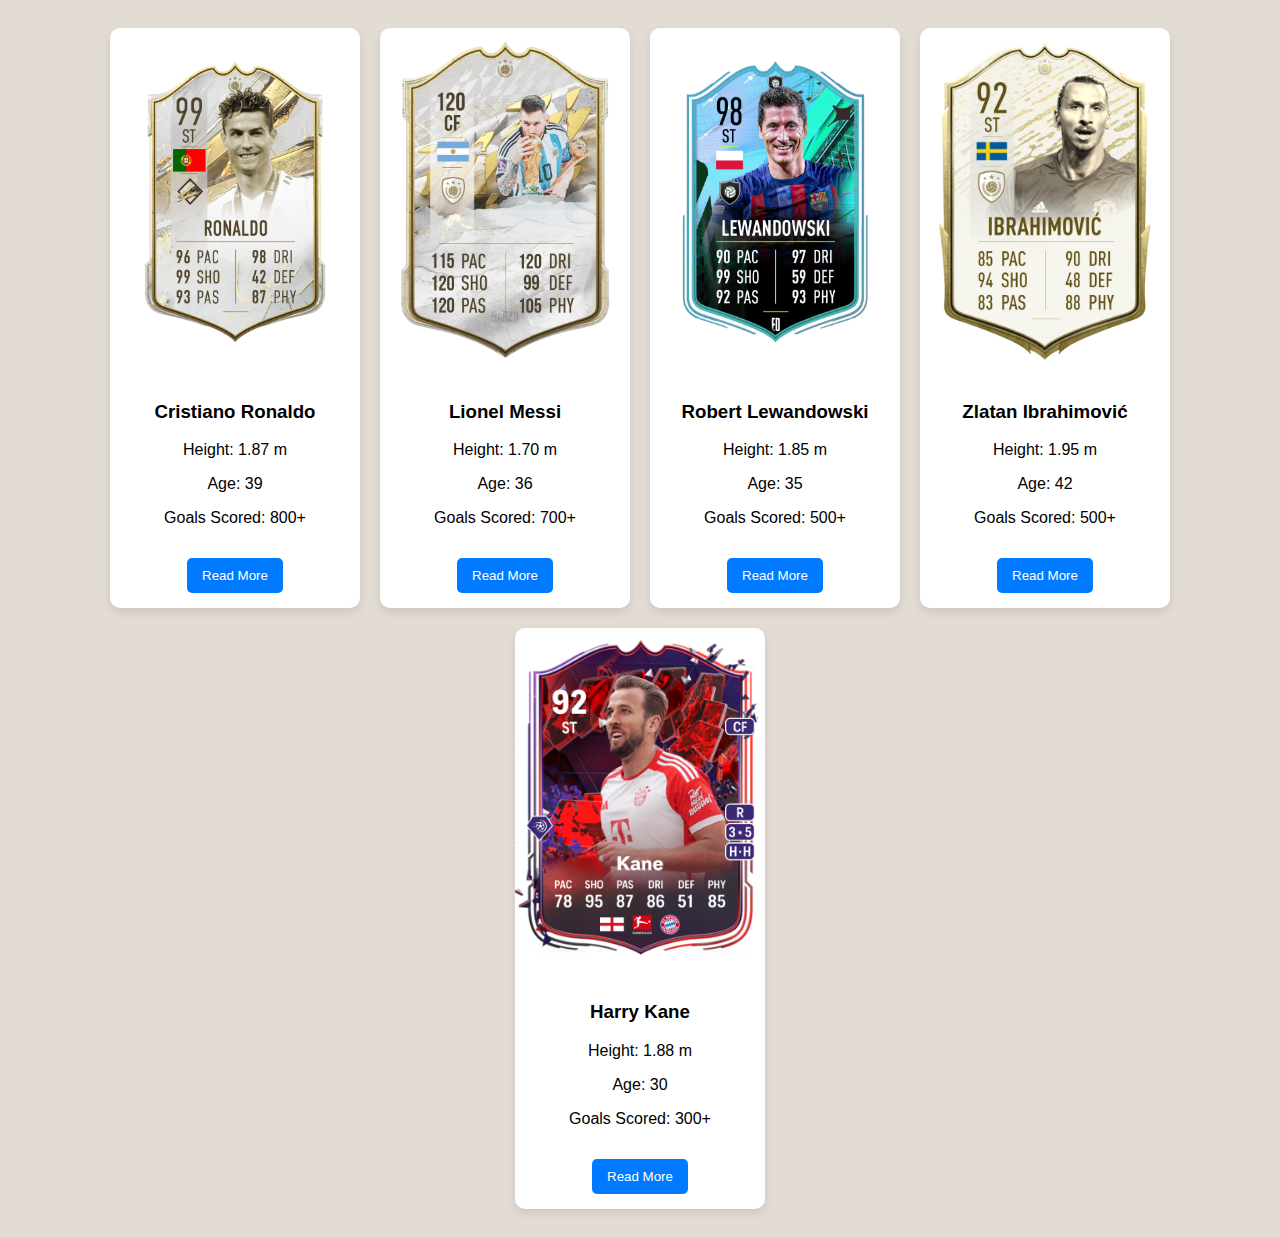
<file: index.html>
<!DOCTYPE html>
<html lang="en">
  <head>
    <meta charset="UTF-8" />
    <meta name="viewport" content="width=device-width, initial-scale=1.0" />
    <link rel="stylesheet" href="style.css" />
    <title>Document</title>
  </head>
  <body>
    <div class="flex-container">
      <div class="card">
        <img src="Cristiano Ronaldo.png" />
        <h3>Cristiano Ronaldo</h3>
        <p>Height: 1.87 m</p>
        <p>Age: 39</p>
        <p>Goals Scored: 800+</p>
        <button>Read More</button>
      </div>
      <div class="card">
        <img src="Lionel Messi.png" />
        <h3>Lionel Messi</h3>
        <p>Height: 1.70 m</p>
        <p>Age: 36</p>
        <p>Goals Scored: 700+</p>
        <button>Read More</button>
      </div>
      <div class="card">
        <img src="Robert Lewandowski.jpg" />
        <h3>Robert Lewandowski</h3>
        <p>Height: 1.85 m</p>
        <p>Age: 35</p>
        <p>Goals Scored: 500+</p>
        <button>Read More</button>
      </div>
      <div class="card">
        <img src="Zlatan Ibrahimović.png" />
        <h3>Zlatan Ibrahimović</h3>
        <p>Height: 1.95 m</p>
        <p>Age: 42</p>
        <p>Goals Scored: 500+</p>
        <button>Read More</button>
      </div>
      <div class="card">
        <img src="Harry Kane.png" />
        <h3>Harry Kane</h3>
        <p>Height: 1.88 m</p>
        <p>Age: 30</p>
        <p>Goals Scored: 300+</p>
        <button>Read More</button>
      </div>
    </div>
  </body>
</html>
</file>
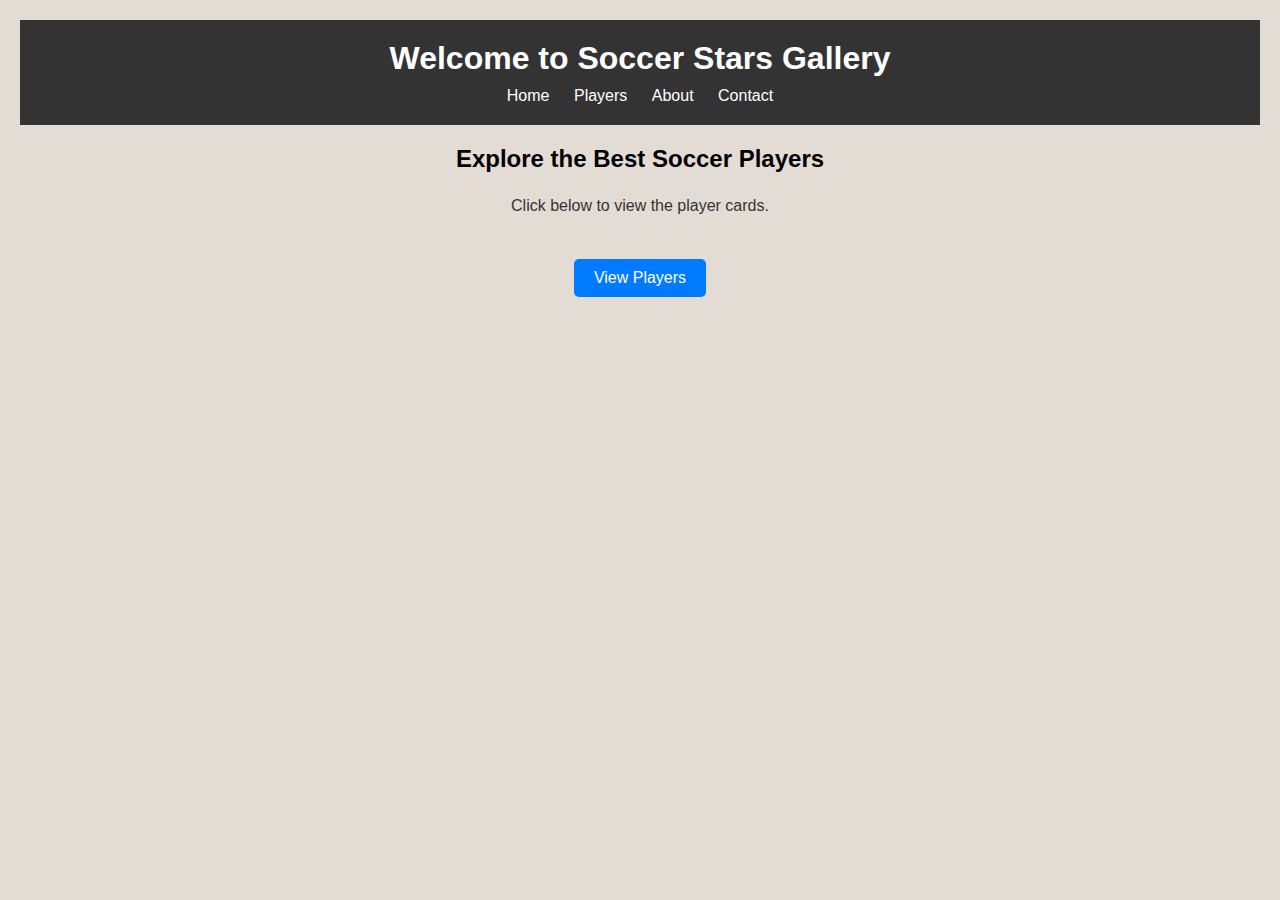
<file: homepage.html>
<!DOCTYPE html>
<html lang="en">
<head>
    <meta charset="UTF-8">
    <meta name="viewport" content="width=device-width, initial-scale=1.0">
    <title>Soccer Stars Homepage</title>
    <link rel="stylesheet" href="home.css">
</head>
<body>
    <header class="header">
        <h1>Welcome to Soccer Stars Gallery</h1>
        <nav class="navbar">
            <ul class="nav-links">
                <li><a href="homepage.html">Home</a></li>
                <li><a href="index.html">Players</a></li>
                <li><a href="about.html">About</a></li>
                <li><a href="#">Contact</a></li>
            </ul>
        </nav>
    </header>

    <main class="main-content">
        <h2>Explore the Best Soccer Players</h2>
        <p>Click below to view the player cards.</p>
        <a href="index.html" class="btn">View Players</a>
    </main>
</body>
</html>
</file>
<file: style.css>
body {
  background-color: rgb(227, 220, 213);
}
.flex-container {
  display: flex;
  flex-wrap: wrap;
  justify-content: center;
  align-items: center;
  gap: 20px;
  padding: 20px;
}

.card {
  background-color: white;
  border-radius: 10px;
  box-shadow: 0 4px 8px rgba(0, 0, 0, 0.1);
  width: 250px;
  text-align: center;
  overflow: hidden;
}

.card img {
  width: 100%;
  height: 350px;
}

h3,
p {
  font-family: Verdana, Geneva, Tahoma, sans-serif;
}

button {
  background-color: #007bff;
  color: white;
  border: none;
  padding: 10px 15px;
  margin: 15px;
  border-radius: 5px;
  cursor: pointer;
}

button:hover {
  background-color: #0056b3;
}
</file>
<file: home.css>
* {
    box-sizing: border-box;
    margin: 0;
    padding: 0;
}

body {
    font-family: Arial, sans-serif;
    background-color: rgb(227, 220, 213);
    display: flex;
    flex-direction: column;
    align-items: center;
    padding: 20px;
}

.header {
    width: 100%;
    background-color: #333;
    color: white;
    padding: 20px 0;
    text-align: center;
    margin-bottom: 20px;
}

.navbar {
    margin-top: 10px;
}

.nav-links {
    list-style: none;
    padding: 0;
}

.nav-links li {
    display: inline;
    margin: 0 10px;
}

.nav-links a {
    color: white;
    text-decoration: none;
}

.nav-links a:hover {
    text-decoration: underline;
}

.main-content {
    text-align: center;
    max-width: 800px;
}

.main-content h2 {
    margin-bottom: 20px;
}

.main-content p {
    margin-bottom: 20px;
    line-height: 1.6;
    color: #333;
}

.btn {
    background-color: #007BFF;
    color: white;
    padding: 10px 20px;
    text-decoration: none;
    border-radius: 5px;
    display: inline-block;
    margin-top: 20px;
}

.btn:hover {
    background-color: #0056b3;
}
</file>
